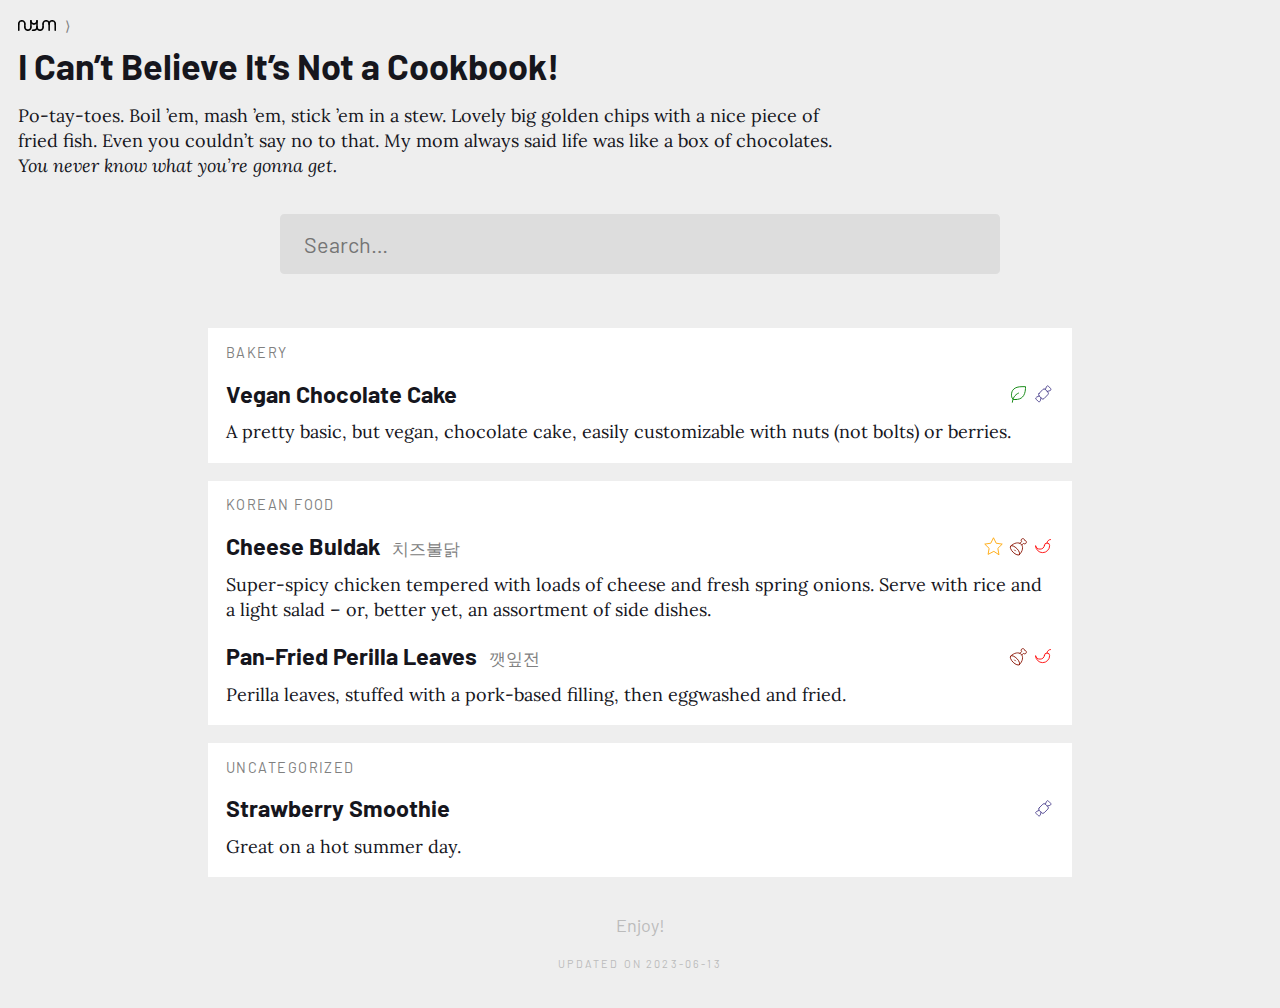
<file: docs/index.html>
<!DOCTYPE html>
<html lang="en">
<head>
    <meta charset="UTF-8">
    <meta name="viewport" content="width=device-width, initial-scale=1">
    <link rel="icon" type="image/png" href="assets/favicon.png">
    <link rel="apple-touch-icon" href="assets/favicon.png">
    <link rel="stylesheet" href="assets/fonts/barlow/webfont.css">
    <link rel="stylesheet" href="assets/fonts/lora/webfont.css">
    <link rel="stylesheet" href="assets/style.css">    <title>I Can’t
Believe It’s Not a Cookbook! – nyum</title>
</head>
<body>
    <main class="index">
        <header>
            <div class="name">
                <nav>
                    <a href="index.html"><img class="logo" src="assets/logo.svg"></a>
                    <i>⟩</i>
                </nav>
                                    <h1><span>I Can’t Believe It’s Not a
Cookbook!</span></h1>
                            </div>
                            <p>Po-tay-toes. Boil ’em, mash ’em, stick
’em in a stew. Lovely big golden chips with a nice piece of fried fish.
Even you couldn’t say no to that. My mom always said life was like a box
of chocolates. <em>You never know what you’re gonna get.</em></p>
                        <aside class="search">
                <input type="text" placeholder="Search…" id="search_input" disabled>
                <div class="results" id="search_output"></div>
                <script src="assets/search.js"></script>
            </aside>
        </header>
                    <section>
                <h2><a href="bakery.html">Bakery</a></h2>
                                    
                                            <h3>
                                            <i class="icons">
                                                
                                                
                                                <img src="assets/tabler-icons/tabler-icon-leaf.svg" alt="Vegan">
                                                
                                                <img src="assets/tabler-icons/tabler-icon-candy.svg" alt="Sweet">
                                                
                                                
                                                
                                                
                                            </i>
                                            <a href="veganchocolatecake.html"><span>Vegan
                                    Chocolate Cake</span></a>
                                            
                                        </h3>
                                                <p>A pretty basic, but
                                    vegan, chocolate cake, easily
                                    customizable with nuts (not bolts)
                                    or berries.</p>
                                        
                            </section>
                    <section>
                <h2><a href="koreanfood.html">Korean Food</a></h2>
                                    
                                            <h3>
                                            <i class="icons">
                                                <img src="assets/tabler-icons/tabler-icon-star.svg">
                                                <img src="assets/tabler-icons/tabler-icon-meat.svg" alt="Meat">
                                                
                                                <img src="assets/tabler-icons/tabler-icon-pepper.svg" alt="Spicy">
                                                
                                                
                                                
                                                
                                                
                                            </i>
                                            <a href="cheesebuldak.html"><span>Cheese
                                    Buldak</span></a>
                                            <em>치즈불닭</em>
                                        </h3>
                                                <p>Super-spicy chicken
                                    tempered with loads of cheese and
                                    fresh spring onions. Serve with rice
                                    and a light salad – or, better yet,
                                    an assortment of side dishes.</p>
                                        
                                    
                                            <h3>
                                            <i class="icons">
                                                
                                                <img src="assets/tabler-icons/tabler-icon-meat.svg" alt="Meat">
                                                
                                                <img src="assets/tabler-icons/tabler-icon-pepper.svg" alt="Spicy">
                                                
                                                
                                                
                                                
                                                
                                            </i>
                                            <a href="kkaennipjeon.html"><span>Pan-Fried
                                    Perilla Leaves</span></a>
                                            <em>깻잎전</em>
                                        </h3>
                                                <p>Perilla leaves,
                                    stuffed with a pork-based filling,
                                    then eggwashed and fried.</p>
                                        
                            </section>
                    <section>
                <h2><a href="uncategorized.html">Uncategorized</a></h2>
                                    
                                            <h3>
                                            <i class="icons">
                                                
                                                
                                                
                                                
                                                <img src="assets/tabler-icons/tabler-icon-candy.svg" alt="Sweet">
                                                
                                                
                                                
                                                
                                            </i>
                                            <a href="strawberrysmoothie.html"><span>Strawberry
                                    Smoothie</span></a>
                                            
                                        </h3>
                                                <p>Great on a hot summer
                                    day.</p>
                                        
                            </section>
                <footer>
                    <p>Enjoy!</p>
                    <p class="updatededit">
                        Updated on 2023-06-13
                            </p>
                </footer>    </main>
</body>
</html>
</file>
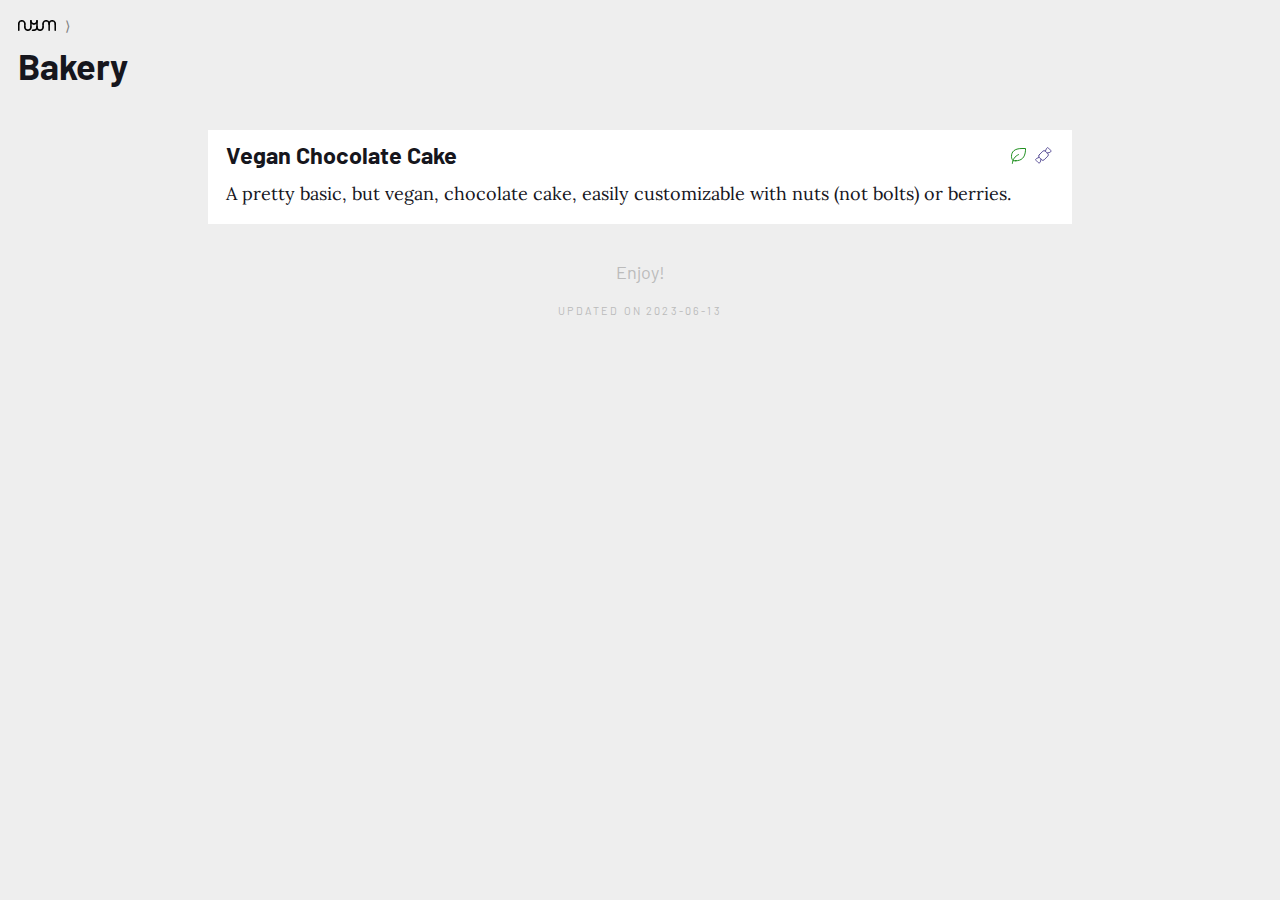
<file: docs/bakery.html>
<!DOCTYPE html>
<html lang="en">
<head>
    <meta charset="UTF-8">
    <meta name="viewport" content="width=device-width, initial-scale=1">
    <link rel="icon" type="image/png" href="assets/favicon.png">
    <link rel="apple-touch-icon" href="assets/favicon.png">
    <link rel="stylesheet" href="assets/fonts/barlow/webfont.css">
    <link rel="stylesheet" href="assets/fonts/lora/webfont.css">
    <link rel="stylesheet" href="assets/style.css">    <title>Bakery – I
Can’t Believe It’s Not a Cookbook! – nyum</title>
</head>
<body>
    <main class="index">
        <header>
            <div class="name">
                <nav>
                    <a href="index.html"><img class="logo" src="assets/logo.svg"></a>
                    <i>⟩</i>
                </nav>
                <h1><span>Bakery</span></h1>
                <!--<p>1 recipes.</p>-->
            </div>
        </header>
        <section>
                            
                                    <h3>
                                    <i class="icons">
                                        
                                        
                                        <img src="assets/tabler-icons/tabler-icon-leaf.svg" alt="Vegan">
                                        
                                        <img src="assets/tabler-icons/tabler-icon-candy.svg" alt="Sweet">
                                        
                                        
                                        
                                        
                                    </i>
                                    <a href="veganchocolatecake.html"><span>Vegan
                            Chocolate Cake</span></a>
                                    
                                </h3>
                                        <p>A pretty basic, but vegan,
                            chocolate cake, easily customizable with
                            nuts (not bolts) or berries.</p>
                                
                    </section>
        <footer>
            <p>Enjoy!</p>
            <p class="updatededit">
                Updated on 2023-06-13
                    </p>
        </footer>    </main>
</body>
</html>
</file>
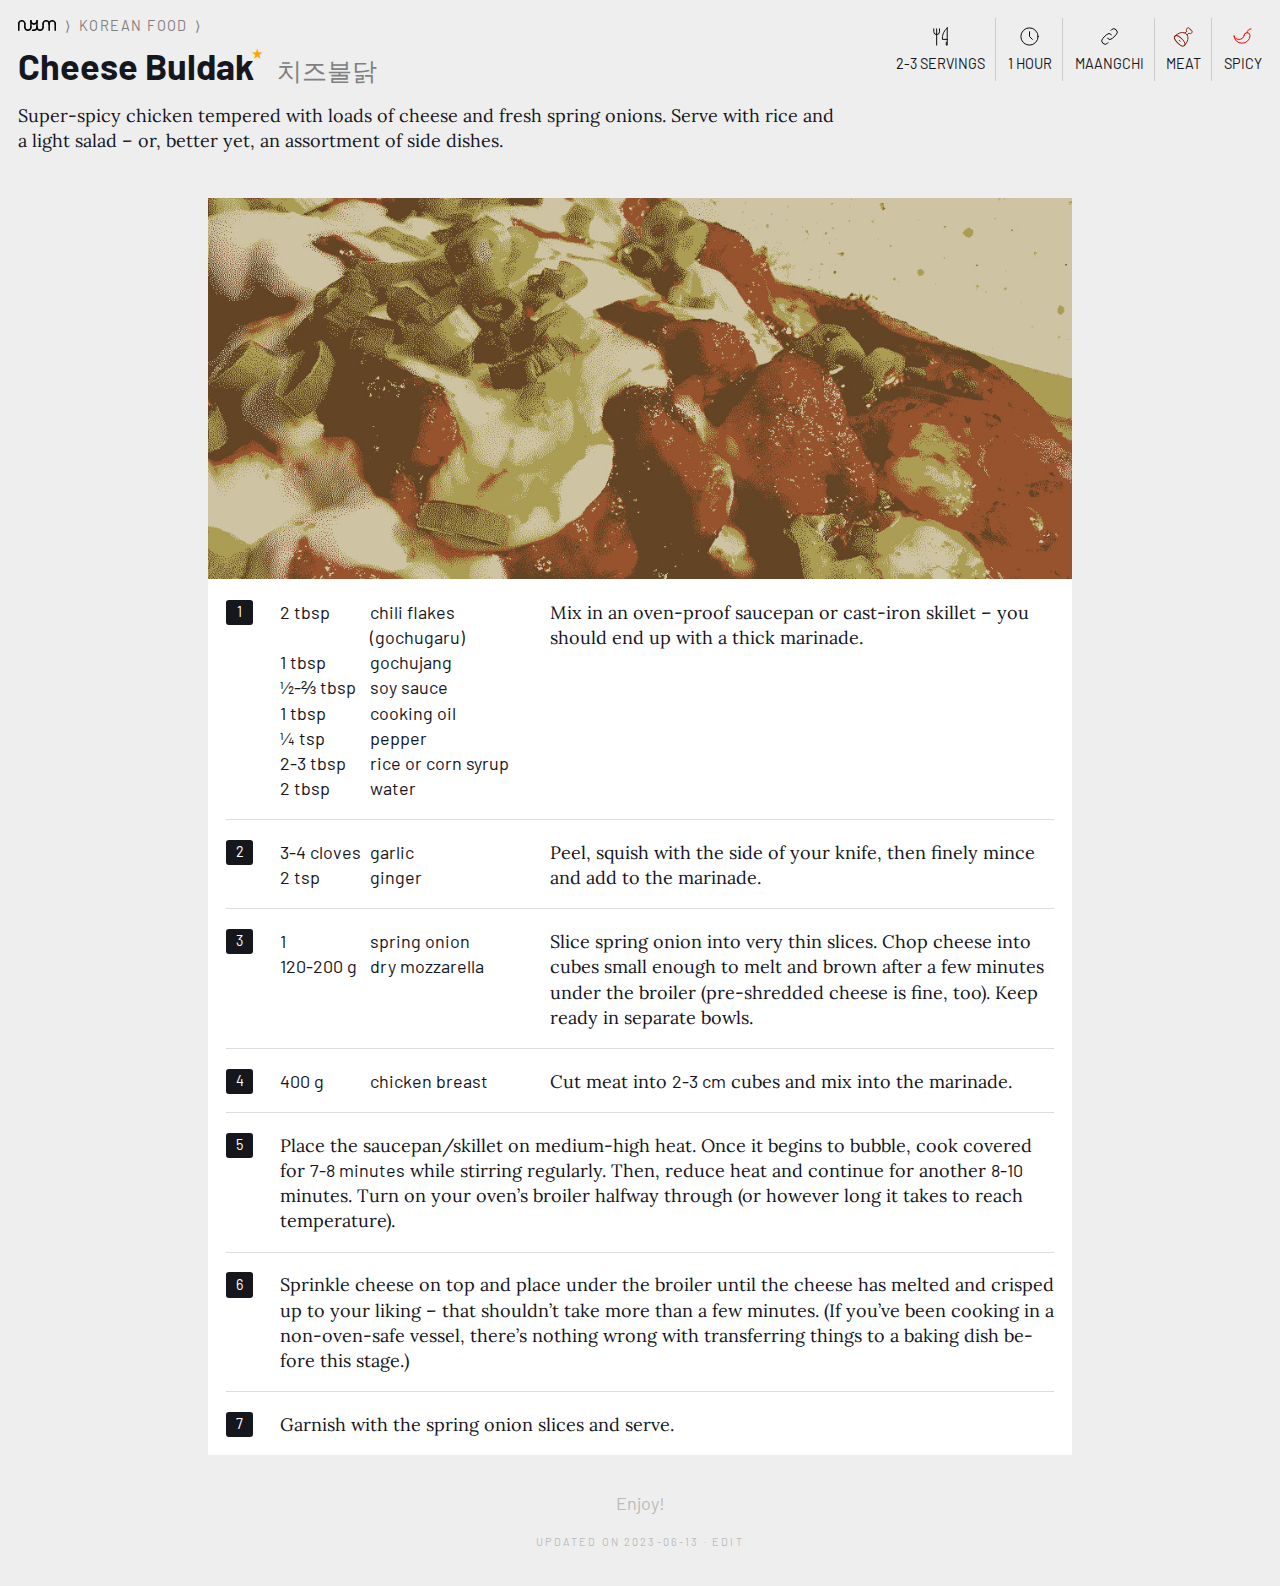
<file: docs/cheesebuldak.html>
<!DOCTYPE html>
<html lang="en">
<head>
    <meta charset="UTF-8">
    <meta name="viewport" content="width=device-width, initial-scale=1">
    <link rel="icon" type="image/png" href="assets/favicon.png">
    <link rel="apple-touch-icon" href="assets/favicon.png">
    <link rel="stylesheet" href="assets/fonts/barlow/webfont.css">
    <link rel="stylesheet" href="assets/fonts/lora/webfont.css">
    <link rel="stylesheet" href="assets/style.css">    <title>Cheese
Buldak – I Can’t Believe It’s Not a Cookbook! – nyum</title>
</head>
<body>
    <main class="recipe">
        <header>
            <div class="name">
                <nav>
                    <a href="index.html"><img class="logo" src="assets/logo.svg"></a>
                    <i>⟩</i>
                    <a href="koreanfood.html">Korean Food</a> <i>⟩</i>
                </nav>
                <h1><span>Cheese
Buldak<sup>★</sup></span> <em>치즈불닭</em></h1>
            </div>
            <ul>
                                <li><img src="assets/tabler-icons/tabler-icon-tools-kitchen-2.svg"> 2-3
servings</li>
                                                <li><img src="assets/tabler-icons/tabler-icon-clock.svg"> 1
hour</li>
                                                    <li>
                                                    <a href="https://www.youtube.com/watch?v=T9uI1-6Ac6A"><img src="assets/tabler-icons/tabler-icon-link.svg"> Maangchi</a>
                                            </li>
                                
                    
                        <li><img src="assets/tabler-icons/tabler-icon-meat.svg"> Meat</li>
                    
                
                                                    <li><img src="assets/tabler-icons/tabler-icon-pepper.svg"> Spicy</li>
                                                                                                            </ul>
                                        <p>Super-spicy chicken tempered
with loads of cheese and fresh spring onions. Serve with rice and a
light salad – or, better yet, an assortment of side dishes.</p>
                    </header>
                    <div class="servingsuggestion">
                                <img src="cheesebuldak.jpg">
                                            </div>
                <section>
            <hr>
            <ul>
            <li><code>2 tbsp</code> chili flakes (gochugaru)</li>
            <li><code>1 tbsp</code> gochujang</li>
            <li><code>½-⅔ tbsp</code> soy sauce</li>
            <li><code>1 tbsp</code> cooking oil</li>
            <li><code>¼ tsp</code> pepper</li>
            <li><code>2-3 tbsp</code> rice or corn syrup</li>
            <li><code>2 tbsp</code> water</li>
            </ul>
            <blockquote>
            <p>Mix in an oven-proof saucepan or cast-iron skillet – you
            should end up with a thick marinade.</p>
            </blockquote>
            <hr />
            <ul>
            <li><code>3-4 cloves</code> garlic</li>
            <li><code>2 tsp</code> ginger</li>
            </ul>
            <blockquote>
            <p>Peel, squish with the side of your knife, then finely
            mince and add to the marinade.</p>
            </blockquote>
            <hr />
            <ul>
            <li><code>1</code> spring onion</li>
            <li><code>120-200 g</code> dry mozzarella</li>
            </ul>
            <blockquote>
            <p>Slice spring onion into very thin slices. Chop cheese
            into cubes small enough to melt and brown after a few
            minutes under the broiler (pre-shredded cheese is fine,
            too). Keep ready in separate bowls.</p>
            </blockquote>
            <hr />
            <ul>
            <li><code>400 g</code> chicken breast</li>
            </ul>
            <blockquote>
            <p>Cut meat into <code>2-3 cm</code> cubes and mix into the
            marinade.</p>
            </blockquote>
            <hr />
            <blockquote>
            <p>Place the saucepan/skillet on medium-high heat. Once it
            begins to bubble, cook covered for <code>7-8 minutes</code>
            while stirring regularly. Then, reduce heat and continue for
            another <code>8-10</code> minutes. Turn on your oven’s
            broiler halfway through (or however long it takes to reach
            temperature).</p>
            </blockquote>
            <hr />
            <blockquote>
            <p>Sprinkle cheese on top and place under the broiler until
            the cheese has melted and crisped up to your liking – that
            shouldn’t take more than a few minutes. (If you’ve been
            cooking in a non-oven-safe vessel, there’s nothing wrong
            with transferring things to a baking dish before this
            stage.)</p>
            </blockquote>
            <hr />
            <blockquote>
            <p>Garnish with the spring onion slices and serve.</p>
            </blockquote>
        </section>
        <footer>
            <p>Enjoy!</p>
            <p class="updatededit">
                Updated on 2023-06-13
                                            ·
                        <a href="https://github.com/sohalsdr/nyum/edit/main/_recipes/cheesebuldak.md">Edit</a>
                                </p>
        </footer>    </main>
</body>
</html>
</file>
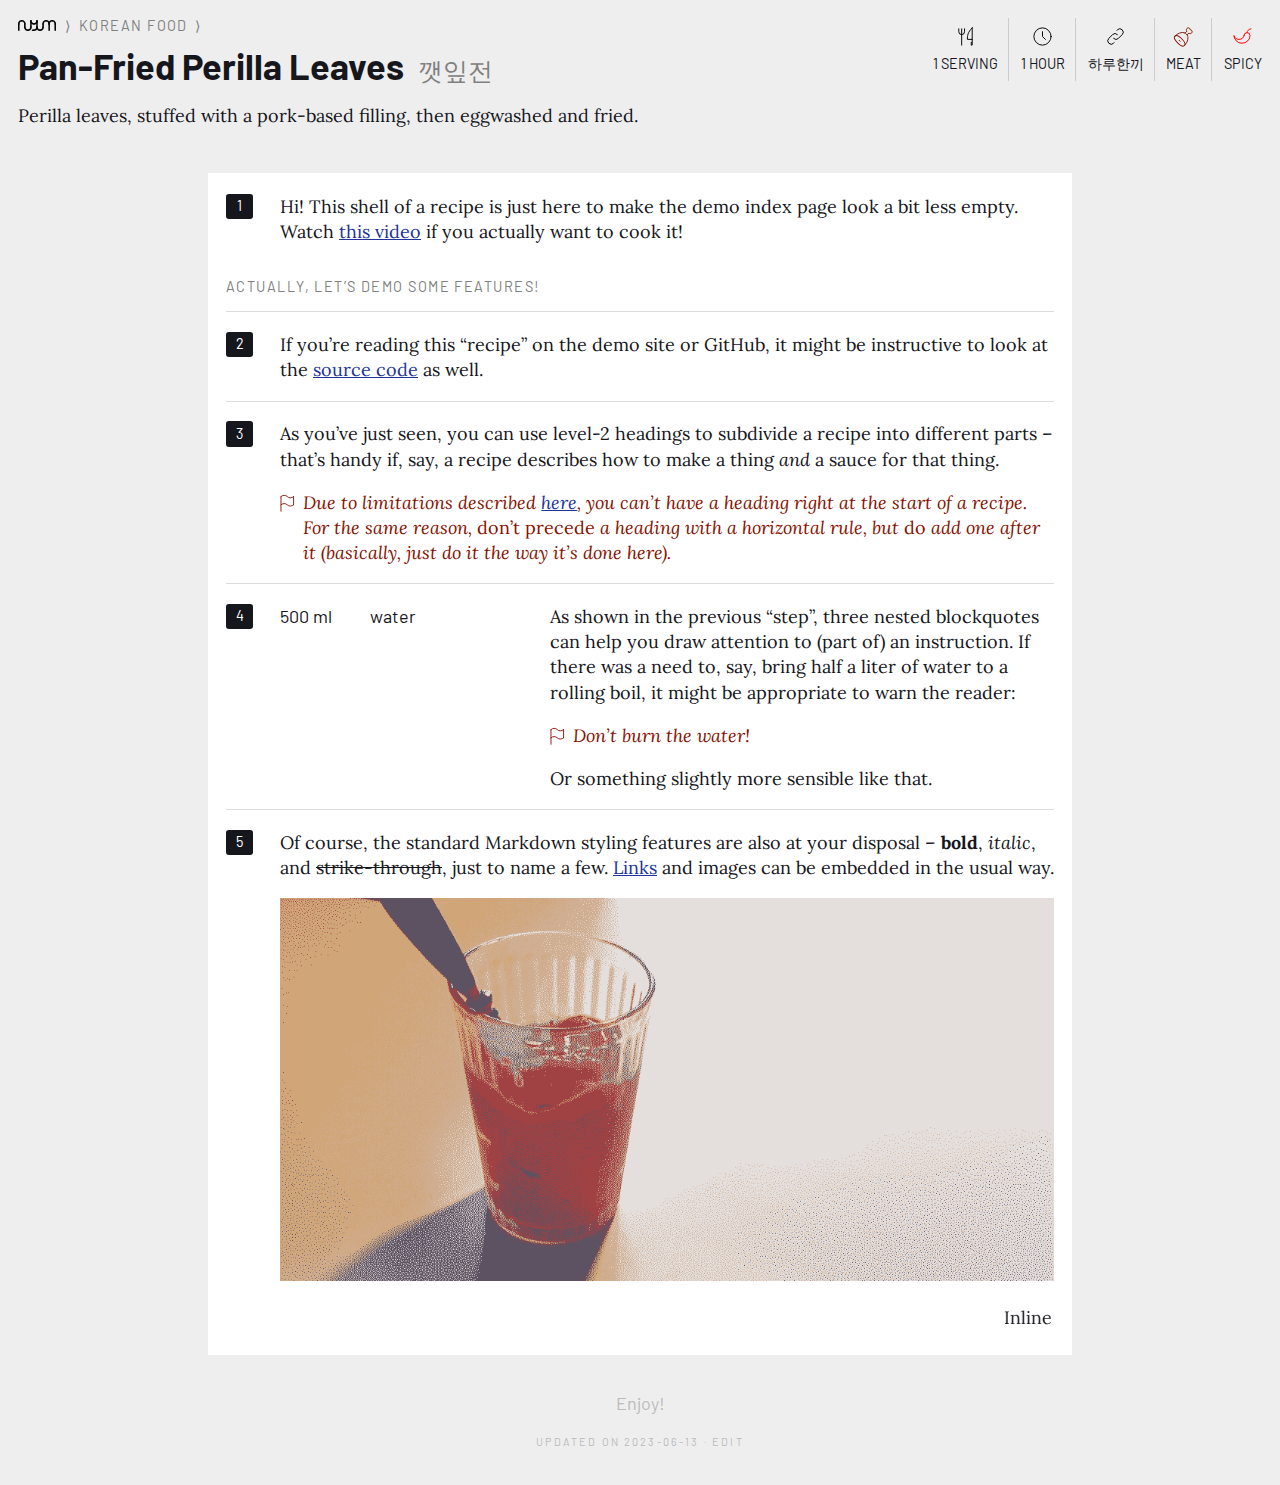
<file: docs/kkaennipjeon.html>
<!DOCTYPE html>
<html lang="en">
<head>
    <meta charset="UTF-8">
    <meta name="viewport" content="width=device-width, initial-scale=1">
    <link rel="icon" type="image/png" href="assets/favicon.png">
    <link rel="apple-touch-icon" href="assets/favicon.png">
    <link rel="stylesheet" href="assets/fonts/barlow/webfont.css">
    <link rel="stylesheet" href="assets/fonts/lora/webfont.css">
    <link rel="stylesheet" href="assets/style.css">    <title>Pan-Fried
Perilla Leaves – I Can’t Believe It’s Not a Cookbook! – nyum</title>
</head>
<body>
    <main class="recipe">
        <header>
            <div class="name">
                <nav>
                    <a href="index.html"><img class="logo" src="assets/logo.svg"></a>
                    <i>⟩</i>
                    <a href="koreanfood.html">Korean Food</a> <i>⟩</i>
                </nav>
                <h1><span>Pan-Fried Perilla
Leaves</span> <em>깻잎전</em></h1>
            </div>
            <ul>
                                <li><img src="assets/tabler-icons/tabler-icon-tools-kitchen-2.svg"> 1
serving</li>
                                                <li><img src="assets/tabler-icons/tabler-icon-clock.svg"> 1
hour</li>
                                                    <li>
                                                    <a href="https://www.youtube.com/watch?v=v2L4u2H2Hw0"><img src="assets/tabler-icons/tabler-icon-link.svg"> 하루한끼</a>
                                            </li>
                                
                    
                        <li><img src="assets/tabler-icons/tabler-icon-meat.svg"> Meat</li>
                    
                
                                                    <li><img src="assets/tabler-icons/tabler-icon-pepper.svg"> Spicy</li>
                                                                                                            </ul>
                                        <p>Perilla leaves, stuffed with
a pork-based filling, then eggwashed and fried.</p>
                    </header>
                <section>
            <hr>
            <blockquote>
            <p>Hi! This shell of a recipe is just here to make the demo
            index page look a bit less empty. Watch <a
            href="https://www.youtube.com/watch?v=v2L4u2H2Hw0">this
            video</a> if you actually want to cook it!</p>
            </blockquote>
            <h2 id="actually-lets-demo-some-features">Actually, let’s
            demo some features!</h2>
            <hr />
            <blockquote>
            <p>If you’re reading this “recipe” on the demo site or
            GitHub, it might be instructive to look at the <a
            href="https://raw.githubusercontent.com/doersino/nyum/main/_recipes/kkaennipjeon.md">source
            code</a> as well.</p>
            </blockquote>
            <hr />
            <blockquote>
            <p>As you’ve just seen, you can use level-2 headings to
            subdivide a recipe into different parts – that’s handy if,
            say, a recipe describes how to make a thing <em>and</em> a
            sauce for that thing.</p>
            <blockquote>
            <blockquote>
            <p>Due to limitations described <a
            href="https://github.com/doersino/nyum/issues/1#issuecomment-806698849">here</a>,
            you can’t have a heading right at the start of a recipe. For
            the same reason, <em>don’t precede</em> a heading with a
            horizontal rule, but <em>do</em> add one after it
            (basically, just do it the way it’s done here).</p>
            </blockquote>
            </blockquote>
            </blockquote>
            <hr />
            <ul>
            <li><code>500 ml</code> water</li>
            </ul>
            <blockquote>
            <p>As shown in the previous “step”, three nested blockquotes
            can help you draw attention to (part of) an instruction. If
            there was a need to, say, bring half a liter of water to a
            rolling boil, it might be appropriate to warn the
            reader:</p>
            <blockquote>
            <blockquote>
            <p>Don’t burn the water!</p>
            </blockquote>
            </blockquote>
            <p>Or something slightly more sensible like that.</p>
            </blockquote>
            <hr />
            <blockquote>
            <p>Of course, the standard Markdown styling features are
            also at your disposal – <strong>bold</strong>,
            <em>italic</em>, and <del>strike-through</del>, just to name
            a few. <a href="strawberrysmoothie.html">Links</a> and
            images can be embedded in the usual way.</p>
            <p><img src="strawberrysmoothie.jpg" /></p>
            <p><marquee>Inline HTML, while inelegant
            (<em>especially</em> this tag), works too!</marquee></p>
            </blockquote>
        </section>
        <footer>
            <p>Enjoy!</p>
            <p class="updatededit">
                Updated on 2023-06-13
                                            ·
                        <a href="https://github.com/sohalsdr/nyum/edit/main/_recipes/kkaennipjeon.md">Edit</a>
                                </p>
        </footer>    </main>
</body>
</html>
</file>
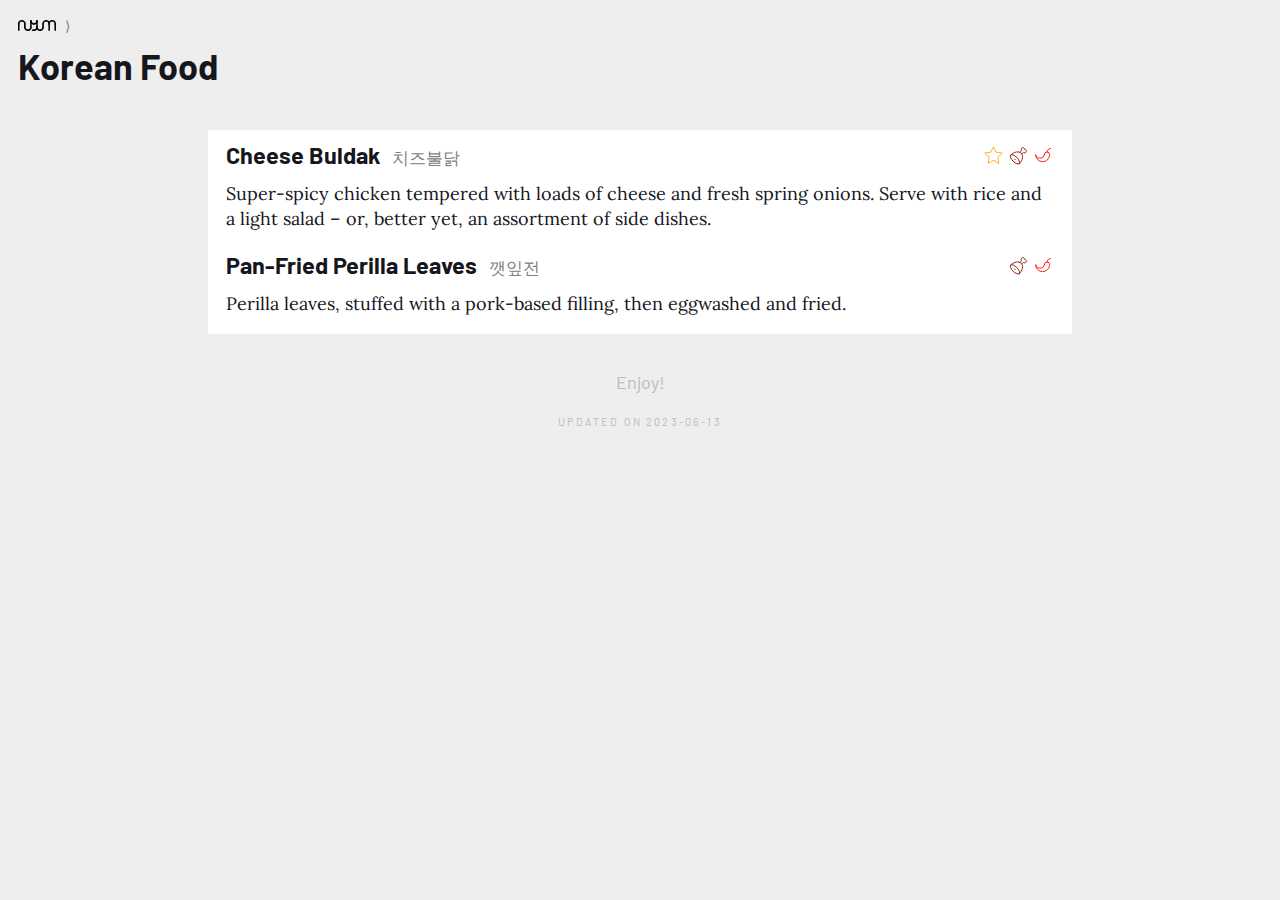
<file: docs/koreanfood.html>
<!DOCTYPE html>
<html lang="en">
<head>
    <meta charset="UTF-8">
    <meta name="viewport" content="width=device-width, initial-scale=1">
    <link rel="icon" type="image/png" href="assets/favicon.png">
    <link rel="apple-touch-icon" href="assets/favicon.png">
    <link rel="stylesheet" href="assets/fonts/barlow/webfont.css">
    <link rel="stylesheet" href="assets/fonts/lora/webfont.css">
    <link rel="stylesheet" href="assets/style.css">    <title>Korean
Food – I Can’t Believe It’s Not a Cookbook! – nyum</title>
</head>
<body>
    <main class="index">
        <header>
            <div class="name">
                <nav>
                    <a href="index.html"><img class="logo" src="assets/logo.svg"></a>
                    <i>⟩</i>
                </nav>
                <h1><span>Korean Food</span></h1>
                <!--<p>2 recipes.</p>-->
            </div>
        </header>
        <section>
                            
                                    <h3>
                                    <i class="icons">
                                        <img src="assets/tabler-icons/tabler-icon-star.svg">
                                        <img src="assets/tabler-icons/tabler-icon-meat.svg" alt="Meat">
                                        
                                        <img src="assets/tabler-icons/tabler-icon-pepper.svg" alt="Spicy">
                                        
                                        
                                        
                                        
                                        
                                    </i>
                                    <a href="cheesebuldak.html"><span>Cheese
                            Buldak</span></a>
                                    <em>치즈불닭</em>
                                </h3>
                                        <p>Super-spicy chicken tempered
                            with loads of cheese and fresh spring
                            onions. Serve with rice and a light salad –
                            or, better yet, an assortment of side
                            dishes.</p>
                                
                            
                                    <h3>
                                    <i class="icons">
                                        
                                        <img src="assets/tabler-icons/tabler-icon-meat.svg" alt="Meat">
                                        
                                        <img src="assets/tabler-icons/tabler-icon-pepper.svg" alt="Spicy">
                                        
                                        
                                        
                                        
                                        
                                    </i>
                                    <a href="kkaennipjeon.html"><span>Pan-Fried
                            Perilla Leaves</span></a>
                                    <em>깻잎전</em>
                                </h3>
                                        <p>Perilla leaves, stuffed with
                            a pork-based filling, then eggwashed and
                            fried.</p>
                                
                    </section>
        <footer>
            <p>Enjoy!</p>
            <p class="updatededit">
                Updated on 2023-06-13
                    </p>
        </footer>    </main>
</body>
</html>
</file>
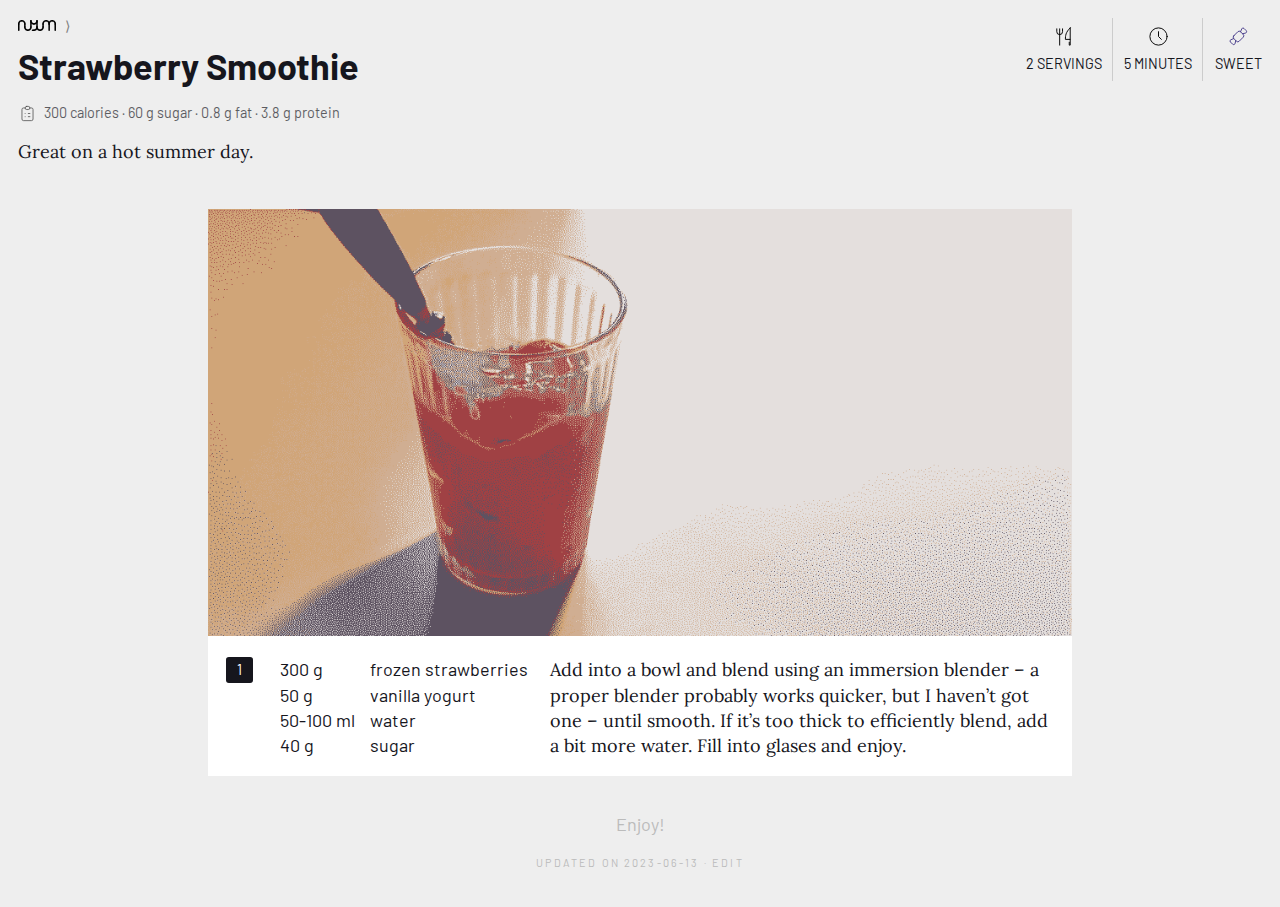
<file: docs/strawberrysmoothie.html>
<!DOCTYPE html>
<html lang="en">
<head>
    <meta charset="UTF-8">
    <meta name="viewport" content="width=device-width, initial-scale=1">
    <link rel="icon" type="image/png" href="assets/favicon.png">
    <link rel="apple-touch-icon" href="assets/favicon.png">
    <link rel="stylesheet" href="assets/fonts/barlow/webfont.css">
    <link rel="stylesheet" href="assets/fonts/lora/webfont.css">
    <link rel="stylesheet" href="assets/style.css">    <title>Strawberry
Smoothie – I Can’t Believe It’s Not a Cookbook! – nyum</title>
</head>
<body>
    <main class="recipe">
        <header>
            <div class="name">
                <nav>
                    <a href="index.html"><img class="logo" src="assets/logo.svg"></a>
                    <i>⟩</i>
                    
                </nav>
                <h1><span>Strawberry Smoothie</span> </h1>
            </div>
            <ul>
                                <li><img src="assets/tabler-icons/tabler-icon-tools-kitchen-2.svg"> 2
servings</li>
                                                <li><img src="assets/tabler-icons/tabler-icon-clock.svg"> 5
minutes</li>
                                                
                                                                    <li><img src="assets/tabler-icons/tabler-icon-candy.svg"> Sweet</li>
                                                                                            </ul>
                            <p class="nutrition">
                    <img src="assets/tabler-icons/tabler-icon-clipboard-list.svg">
                                            300 calories
                        ·
                                            60 g sugar
                        ·
                                            0.8 g fat
                        ·
                                            3.8 g protein
                                        </p>
                                        <p>Great on a hot summer
day.</p>
                    </header>
                    <div class="servingsuggestion">
                                <img src="strawberrysmoothie.jpg">
                                            </div>
                <section>
            <hr>
            <ul>
            <li><code>300 g</code> frozen strawberries</li>
            <li><code>50 g</code> vanilla yogurt</li>
            <li><code>50-100 ml</code> water</li>
            <li><code>40 g</code> sugar</li>
            </ul>
            <blockquote>
            <p>Add into a bowl and blend using an immersion blender – a
            proper blender probably works quicker, but I haven’t got one
            – until smooth. If it’s too thick to efficiently blend, add
            a bit more water. Fill into glases and enjoy.</p>
            </blockquote>
        </section>
        <footer>
            <p>Enjoy!</p>
            <p class="updatededit">
                Updated on 2023-06-13
                                            ·
                        <a href="https://github.com/sohalsdr/nyum/edit/main/_recipes/strawberrysmoothie.md">Edit</a>
                                </p>
        </footer>    </main>
</body>
</html>
</file>
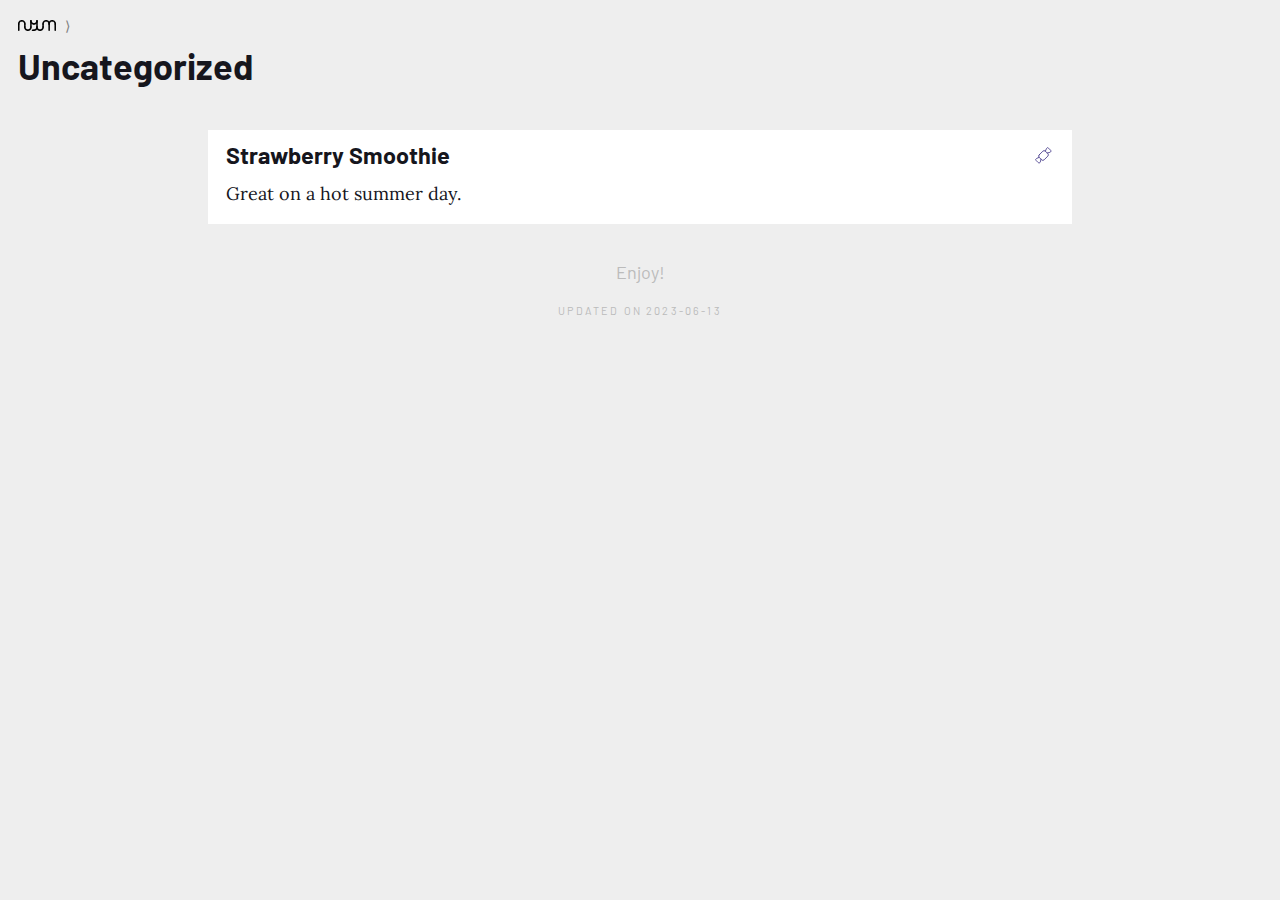
<file: docs/uncategorized.html>
<!DOCTYPE html>
<html lang="en">
<head>
    <meta charset="UTF-8">
    <meta name="viewport" content="width=device-width, initial-scale=1">
    <link rel="icon" type="image/png" href="assets/favicon.png">
    <link rel="apple-touch-icon" href="assets/favicon.png">
    <link rel="stylesheet" href="assets/fonts/barlow/webfont.css">
    <link rel="stylesheet" href="assets/fonts/lora/webfont.css">
    <link rel="stylesheet" href="assets/style.css">    <title>Uncategorized – I
Can’t Believe It’s Not a Cookbook! – nyum</title>
</head>
<body>
    <main class="index">
        <header>
            <div class="name">
                <nav>
                    <a href="index.html"><img class="logo" src="assets/logo.svg"></a>
                    <i>⟩</i>
                </nav>
                <h1><span>Uncategorized</span></h1>
                <!--<p>1 recipes.</p>-->
            </div>
        </header>
        <section>
                            
                                    <h3>
                                    <i class="icons">
                                        
                                        
                                        
                                        
                                        <img src="assets/tabler-icons/tabler-icon-candy.svg" alt="Sweet">
                                        
                                        
                                        
                                        
                                    </i>
                                    <a href="strawberrysmoothie.html"><span>Strawberry
                            Smoothie</span></a>
                                    
                                </h3>
                                        <p>Great on a hot summer
                            day.</p>
                                
                    </section>
        <footer>
            <p>Enjoy!</p>
            <p class="updatededit">
                Updated on 2023-06-13
                    </p>
        </footer>    </main>
</body>
</html>
</file>
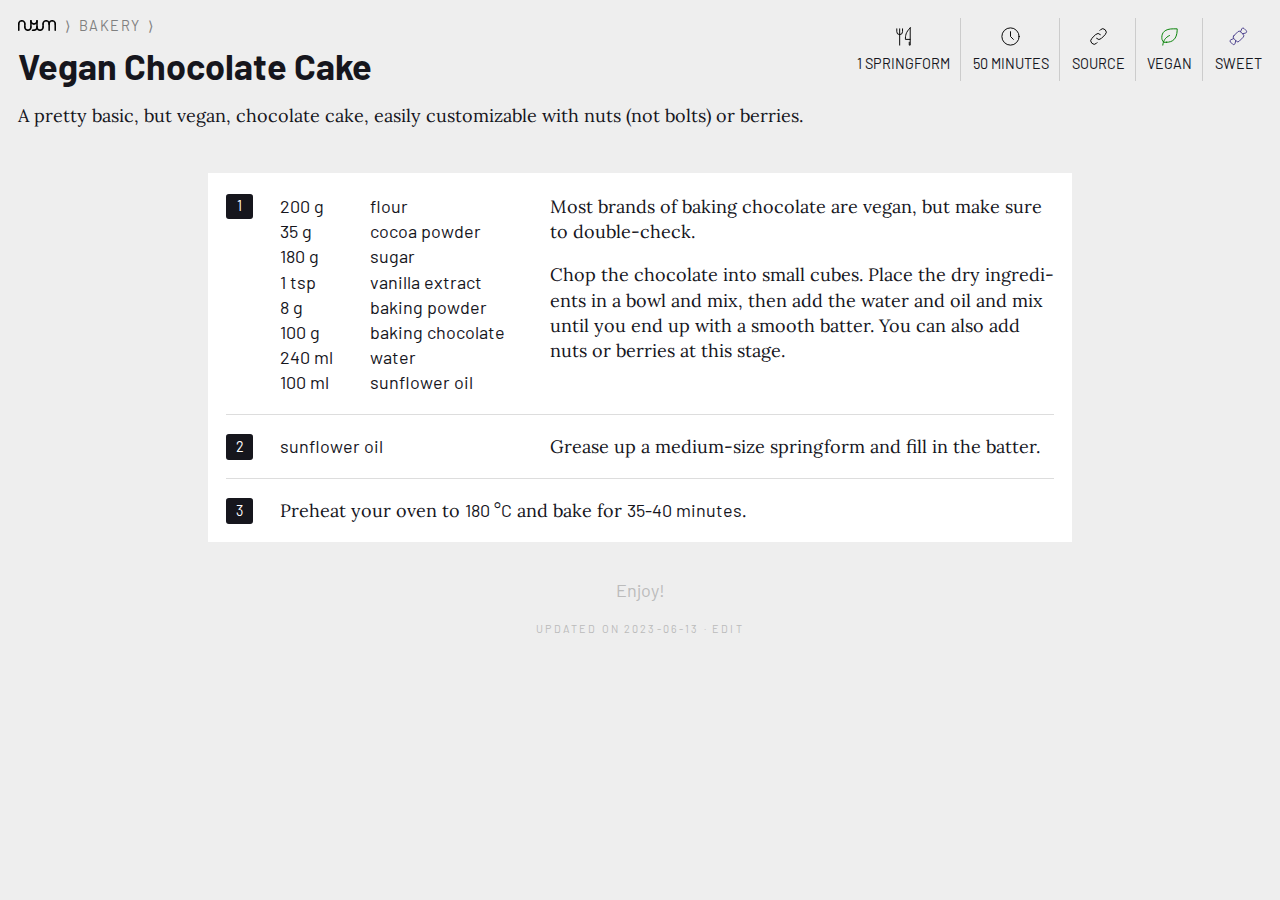
<file: docs/veganchocolatecake.html>
<!DOCTYPE html>
<html lang="en">
<head>
    <meta charset="UTF-8">
    <meta name="viewport" content="width=device-width, initial-scale=1">
    <link rel="icon" type="image/png" href="assets/favicon.png">
    <link rel="apple-touch-icon" href="assets/favicon.png">
    <link rel="stylesheet" href="assets/fonts/barlow/webfont.css">
    <link rel="stylesheet" href="assets/fonts/lora/webfont.css">
    <link rel="stylesheet" href="assets/style.css">    <title>Vegan
Chocolate Cake – I Can’t Believe It’s Not a Cookbook! – nyum</title>
</head>
<body>
    <main class="recipe">
        <header>
            <div class="name">
                <nav>
                    <a href="index.html"><img class="logo" src="assets/logo.svg"></a>
                    <i>⟩</i>
                    <a href="bakery.html">Bakery</a> <i>⟩</i>
                </nav>
                <h1><span>Vegan Chocolate Cake</span> </h1>
            </div>
            <ul>
                                <li><img src="assets/tabler-icons/tabler-icon-tools-kitchen-2.svg"> 1
springform</li>
                                                <li><img src="assets/tabler-icons/tabler-icon-clock.svg"> 50
minutes</li>
                                                    <li><a href="https://www.chefkoch.de/rezepte/2874061439669102/Veganer-Schokokuchen.html"><img src="assets/tabler-icons/tabler-icon-link.svg"> Source</a></li>
                                
                    
                
                                    <li><img src="assets/tabler-icons/tabler-icon-leaf.svg"> Vegan</li>
                                                                    <li><img src="assets/tabler-icons/tabler-icon-candy.svg"> Sweet</li>
                                                                                            </ul>
                                        <p>A pretty basic, but vegan,
chocolate cake, easily customizable with nuts (not bolts) or
berries.</p>
                    </header>
                <section>
            <hr>
            <ul>
            <li><code>200 g</code> flour</li>
            <li><code>35 g</code> cocoa powder</li>
            <li><code>180 g</code> sugar</li>
            <li><code>1 tsp</code> vanilla extract</li>
            <li><code>8 g</code> baking powder</li>
            <li><code>100 g</code> baking chocolate</li>
            <li><code>240 ml</code> water</li>
            <li><code>100 ml</code> sunflower oil</li>
            </ul>
            <blockquote>
            <p>Most brands of baking chocolate are vegan, but make sure
            to double-check.</p>
            <p>Chop the chocolate into small cubes. Place the dry
            ingredients in a bowl and mix, then add the water and oil
            and mix until you end up with a smooth batter. You can also
            add nuts or berries at this stage.</p>
            </blockquote>
            <hr />
            <ul>
            <li>sunflower oil</li>
            </ul>
            <blockquote>
            <p>Grease up a medium-size springform and fill in the
            batter.</p>
            </blockquote>
            <hr />
            <blockquote>
            <p>Preheat your oven to <code>180 °C</code> and bake for
            <code>35-40 minutes</code>.</p>
            </blockquote>
        </section>
        <footer>
            <p>Enjoy!</p>
            <p class="updatededit">
                Updated on 2023-06-13
                                            ·
                        <a href="https://github.com/sohalsdr/nyum/edit/main/_recipes/veganchocolatecake.md">Edit</a>
                                </p>
        </footer>    </main>
</body>
</html>
</file>
<file: docs/assets/fonts/barlow/webfont.css>
/* barlow-regular - latin */
@font-face {
  font-family: 'Barlow';
  font-style: normal;
  font-weight: 400;
  src: local(''),
       url('barlow-v5-latin-regular.woff2') format('woff2'), /* Chrome 26+, Opera 23+, Firefox 39+ */
       url('barlow-v5-latin-regular.woff') format('woff'); /* Chrome 6+, Firefox 3.6+, IE 9+, Safari 5.1+ */
}
/* barlow-700 - latin */
@font-face {
  font-family: 'Barlow';
  font-style: normal;
  font-weight: 700;
  src: local(''),
       url('barlow-v5-latin-700.woff2') format('woff2'), /* Chrome 26+, Opera 23+, Firefox 39+ */
       url('barlow-v5-latin-700.woff') format('woff'); /* Chrome 6+, Firefox 3.6+, IE 9+, Safari 5.1+ */
}
</file>
<file: docs/assets/fonts/lora/webfont.css>
/* lora-regular - latin */
@font-face {
  font-family: 'Lora';
  font-style: normal;
  font-weight: 400;
  src: local(''),
       url('lora-v17-latin-regular.woff2') format('woff2'), /* Chrome 26+, Opera 23+, Firefox 39+ */
       url('lora-v17-latin-regular.woff') format('woff'); /* Chrome 6+, Firefox 3.6+, IE 9+, Safari 5.1+ */
}
/* lora-700 - latin */
@font-face {
  font-family: 'Lora';
  font-style: normal;
  font-weight: 700;
  src: local(''),
       url('lora-v17-latin-700.woff2') format('woff2'), /* Chrome 26+, Opera 23+, Firefox 39+ */
       url('lora-v17-latin-700.woff') format('woff'); /* Chrome 6+, Firefox 3.6+, IE 9+, Safari 5.1+ */
}
/* lora-italic - latin */
@font-face {
  font-family: 'Lora';
  font-style: italic;
  font-weight: 400;
  src: local(''),
       url('lora-v17-latin-italic.woff2') format('woff2'), /* Chrome 26+, Opera 23+, Firefox 39+ */
       url('lora-v17-latin-italic.woff') format('woff'); /* Chrome 6+, Firefox 3.6+, IE 9+, Safari 5.1+ */
}
/* lora-700italic - latin */
@font-face {
  font-family: 'Lora';
  font-style: italic;
  font-weight: 700;
  src: local(''),
       url('lora-v17-latin-700italic.woff2') format('woff2'), /* Chrome 26+, Opera 23+, Firefox 39+ */
       url('lora-v17-latin-700italic.woff') format('woff'); /* Chrome 6+, Firefox 3.6+, IE 9+, Safari 5.1+ */
}
</file>
<file: docs/assets/style.css>
:root {
    --page-background: #eee;
    --background: white;
    --foreground: #16161d;
    --nav: gray;
    --original-title: gray;
    --icons-separator: #ccc;
    --search-bar: #ddd;
    --search-bar-outline: #ccc;
    --search-results-separator: #ddd;
    --highlighted-search-result: #f8f8f8;
    --h2: gray;
    --link: #239;
    --attention: #810;
    --horizontal-rule: #ddd;
    --footer: #bbb;

    --sans: Barlow, Fabrikat, Helvetica, sans-serif;
    --serif: Lora, Georgia, serif;

    --images-on-index-size: 5em;

    --step-number-column-width: 3em;
    --ingredient-quantity-column-width: 5em;
    --ingredient-name-column-width: 10em;
}

@media (prefers-color-scheme: dark) {
    :root {
        --page-background: black;
        --background: #202020;
        --foreground: #eee;
        --nav: #bbb;
        --original-title: #bbb;
        --icons-separator: #404040;
        --search-bar: #383838;
        --search-bar-outline: #555;
        --search-results-separator: #383838;
        --highlighted-search-result: #181818;
        --h2: #bbb;
        --link: #9ae;
        --attention: #fa7;
        --horizontal-rule: #484848;
        --footer: #555;
    }

    /* accessing the colors defined inside the svg isn't possible when embedded as an image and i don't want to inline them, so this is the best i can do */
    header .logo,
    header ul li img,
    h3 .icons img {
        filter: invert() hue-rotate(180deg);
    }
}

* {
    margin: 0;
    padding: 0;
    box-sizing: border-box;
}
html {
    font-size: 18px;
    line-height: 1.4;
    font-family: var(--sans);
}
body {
    background-color: var(--page-background);
    color: var(--foreground);
    -webkit-hyphens: auto;
    -ms-hyphens: auto;
    hyphens: auto;
    counter-reset: step;
}

header {
    padding: 1em;
    overflow: auto;  /* clearfix */
    margin-bottom: 1em;
}
header .name {
    display: inline-block;
}
header nav {
    margin: 0;
    color: var(--nav);
    text-transform: uppercase;
    letter-spacing: 0.1em;
    font-size: 0.8em;
    margin-top: -0.1rem;  /* to counteract line height making it appear to have a larger top-margin than left-margin */
}
header nav a {
    text-decoration: none;
    color: inherit;
}
header nav i {
    font-style: normal;
    padding: 0 0.2em;
}
header .logo {
    height: 0.75em;
    padding-right: 0.1em;
}
h1 {
    font-size: 2rem;
    margin: 0.4rem 0;
    line-height: 1.2;
}
h1 sup {
    font-size: 0.64rem;
    vertical-align: text-top;
    color: orange;
    margin-left: -0.1rem;
    line-height: 1.6;
}
h1 em {
    color: var(--original-title);
    font-size: 1.4rem;  /* to match x-height of heading */
    font-weight: normal;
    font-style: normal;
    display: inline-block;
}
h1 span,
h3 span {  /* separate original name after this a little (but not if it's on another line) */
    padding-right: 0.4rem;
}
header ul {
    font-size: 0.8em;
    font-weight: normal;
    text-transform: uppercase;
    float: right;
    margin: 0;
}
header ul li {
    list-style-type: none;
    padding: 0.5em 0.7em 0.5em 0.6em;  /* different on left and right to compensate for space (on left) and border (on right) */
    border-right: 1px solid var(--icons-separator);
    text-align: center;
    display: inline-block;
}
header ul li:last-child {
    border-right: none;
    padding-right: 0;
}
header ul li img {
    height: 2em;
    padding-bottom: 0.4em;
    display: block;
    margin: auto;
}
header ul li a {
    text-decoration: none;
    color: inherit;
}
header p {
    max-width: 66%;
    margin: 0.5rem 0;
    font-family: var(--serif);
}
header .nutrition {
    padding-bottom: 0.5em;
    font-size: 0.8em;
    font-family: var(--sans);
    opacity: 0.67;  /* slightly gray */
}
header .nutrition img {
    vertical-align: bottom;
    height: 1.3em;
    padding-right: 0.3em;
}
@media screen and (max-width: 700px) {
    header {
        margin-bottom: 0;
    }
    header ul {
        float: none;
        margin-top: 1em;
    }
    header ul li {
        padding: 0;
        padding-bottom: 0.5em;
        display: block;
        border: none;
        text-align: left;
    }
    header ul li img {
        vertical-align: bottom;
        height: 1.3em;
        padding: 0;
        padding-right: 0.3em;
        display: inline;
    }
    header p {
        max-width: 100%;
    }
}

.search {
    margin: 2em auto 1em;
    max-width: 40em;
}
.search input {
    border: 0;
    width: 100%;
    padding: 0.6em 1.1rem;
    font-size: 1.2em;
    font-family: var(--sans);
    background-color: var(--search-bar);
    color: inherit;
    border-radius: 0.2em;
    border: 0.2em solid var(--search-bar);  /* same color as background, different on focus */
    -webkit-appearance: none;  /* hide inset shadow on ios */
}
.search input:focus {
    border-color: var(--search-bar-outline);
    outline: none;
}
.search input[disabled] {
    cursor: not-allowed;
}
.search .error {
    color: darkred;
    font-size: 0.64em;
}
.search .results a {
    text-decoration: none;
    color: inherit;
}
.search .results h3 {
    border-bottom: 1px solid var(--search-results-separator);
    padding: 0.3rem 1rem 0.4rem;
    margin: 0 auto;
    width: calc(100% - 0.5em);
    background-color: var(--background);
}
.search .results a:last-child h3 {
    border-radius: 0 0 0.2em 0.2em;
    border-bottom: none;
}
.search .results a.selected h3 {
    background-color: var(--highlighted-search-result);
}

.entry {
    margin-top: 1em;  /* fix for category pages */
    min-height: var(--images-on-index-size);
    margin-left: calc(1em + var(--images-on-index-size));
}
.entry .servingsuggestion {
    margin-left: calc(-1em - var(--images-on-index-size));
    margin-bottom: 1em;
    width: var(--images-on-index-size);
    height: var(--images-on-index-size);
    background-position: 50% 50%;
    background-size: cover;
    background-repeat: no-repeat;
    float: left;
    background-image: url(placeholder.png);
}

.servingsuggestion {
    width: 48em;
    max-width: 100%;
    margin: auto;
}
.servingsuggestion img {
    display: block;
    width: 100%;
}
.servingsuggestion a {
    text-decoration: none;
    color: inherit;
}
.servingsuggestion a:hover {
    opacity: 1;
}
.servingsuggestion .attribution {
    font-size: 0.6em;
    line-height: 1;
    padding: 0 0.4em 0.4em 0;
    margin-top: -1.4em;  /* 1em text height plus 0.4em bottom padding */
    text-align: right;
    color: var(--background);
}

section {
    padding: 0.01em 1em;  /* avoid margin collapse */
    max-width: 48em;
    background-color: var(--background);
    margin: 0 auto 1em;
    overflow: auto;  /* clearfix */
}

h2 {
    margin: 0.8rem 0;
    color: var(--h2);
    text-transform: uppercase;
    font-size: 0.8em;
    letter-spacing: 0.1em;
    font-weight: normal;
    counter-reset: step;  /* handy if used on a recipe page */
    clear: both;
}
h3 {
    margin: 0.5rem 0 1rem;  /* larger bottom margin to fix spacing if the last recipe in a category has no description */
    font-size: 1.3rem;
}
h2 a,
h3 a {
    text-decoration: none;
    color: inherit;
}
h3 em {
    color: var(--original-title);
    font-size: 0.95rem;  /* to match x-height of heading */
    font-weight: normal;
    font-style: normal;
    display: inline-block;
}
h3 .icons {
    font-size: 0.9em;
    margin-left: 0.5em;  /* avoid text getting too close to them */
    float: right;
    line-height: 1.8;  /* visually center them */
}
h3 .icons img {
    height: 1em;
}
h3 + p {
    margin-top: -0.5rem;  /* move the description a bit closer to the recipe's title */
    font-family: var(--serif);
}
h3 + h3 {
    margin-top: -0.5rem;  /* in the same vein, move the recipe title below a description-less recipe a bit upwards */
}

ul, p {
    margin: 1rem 0;
}
hr {
    border: 0;
    width: 100%;
    border-top: 1px solid var(--horizontal-rule);  /* using a border instead of background color to circument no-background-colors print settings */
}
.recipe hr {
    counter-increment: step;
    margin-bottom: -2.4em;
    clear: right;  /* fix for long descriptions pushing across the hr in firefox */
}
.recipe hr + hr {  /* in case there is a leading hr in the document in addition to the hardcoded one */
    display: none;
}
.recipe hr:first-child {  /* hide first hr's line, but keep the step number */
    border-color: transparent;
}
.recipe hr::after {
    content: counter(step);
    display: inline-block;
    color: var(--background);
    background-color: var(--foreground);
    min-width: 1.5em;
    padding: 0.15em 0.2em 0.2em;
    text-align: center;
    border-radius: 0.2em;
    font-size: 0.8em;
    margin-top: 1.1rem;
}
.recipe hr + ul {
    display: inline-block;
    margin-left: var(--step-number-column-width);
    width: calc(var(--ingredient-quantity-column-width) + var(--ingredient-name-column-width));
    vertical-align: top;
}
.recipe hr + ul + blockquote {
    display: inline-block;
    width: calc(100% - var(--step-number-column-width) - var(--ingredient-name-column-width) - var(--ingredient-quantity-column-width));
    vertical-align: top;
    float: right;
}
.recipe hr + blockquote {
    display: inline-block;
    margin-left: var(--step-number-column-width);
    width: calc(100% - var(--step-number-column-width));
}
@media screen and (max-width: 700px) {
    .recipe hr + ul {
        margin-bottom: 0;
        width: auto;
    }
    .recipe hr + ul + blockquote,
    .recipe hr + blockquote {
        display: block !important;
        width: calc(100% - var(--step-number-column-width));
        margin-left: var(--step-number-column-width);
    }
}
.recipe hr + ul li {
    list-style-type: none;
    text-indent: calc(-1 * var(--ingredient-quantity-column-width));
    padding-left: var(--ingredient-quantity-column-width);
    padding-right: 1em;  /* prevent ingredient names getting too close to the instructions */
}
.recipe hr + ul li > code:first-child {
    display: inline-block;
    margin-left: var(--ingredient-quantity-column-width);
    margin-right: calc(-1 * var(--ingredient-quantity-column-width) - .2em);  /* to account for space between em and ingredient name */
    min-width: var(--ingredient-quantity-column-width);
}
code {
    font-family: var(--sans);
}
blockquote {
    font-family: var(--serif);
}
blockquote img {
    max-width: 100%;
}
blockquote blockquote blockquote {  /* for drawing attention to part of an instruction */
    background-image: url("tabler-icons/tabler-icon-flag.svg");
    background-size: 1.2em;
    background-position: -0.2em 0.1em;
    background-repeat: no-repeat;
    padding-left: 1.3em;
    font-style: italic;
    color: var(--attention);
}
blockquote blockquote blockquote em {
    font-style: normal;
}
a {
    color: var(--link);
}
a:hover {
    opacity: 0.6;
}

footer {
    text-align: center;
    color: var(--footer);
    margin: 2em 0;
}
footer .updatededit {
    font-size: 0.6em;
    text-transform: uppercase;
    letter-spacing: 0.2em;
}
footer .updatededit a {
    color: inherit;
    text-decoration: none;
}

@media print {
    html {
        font-size: 10pt;
    }
    body {
        background-color: initial;
    }
    .servingsuggestion {
        width: auto;
        max-width: 50%;
        max-height: 20em;
    }
    .search {
        display: none;
    }
    section {
        max-width: 100%;
    }
    footer {
        display: none;
    }
}
</file>
